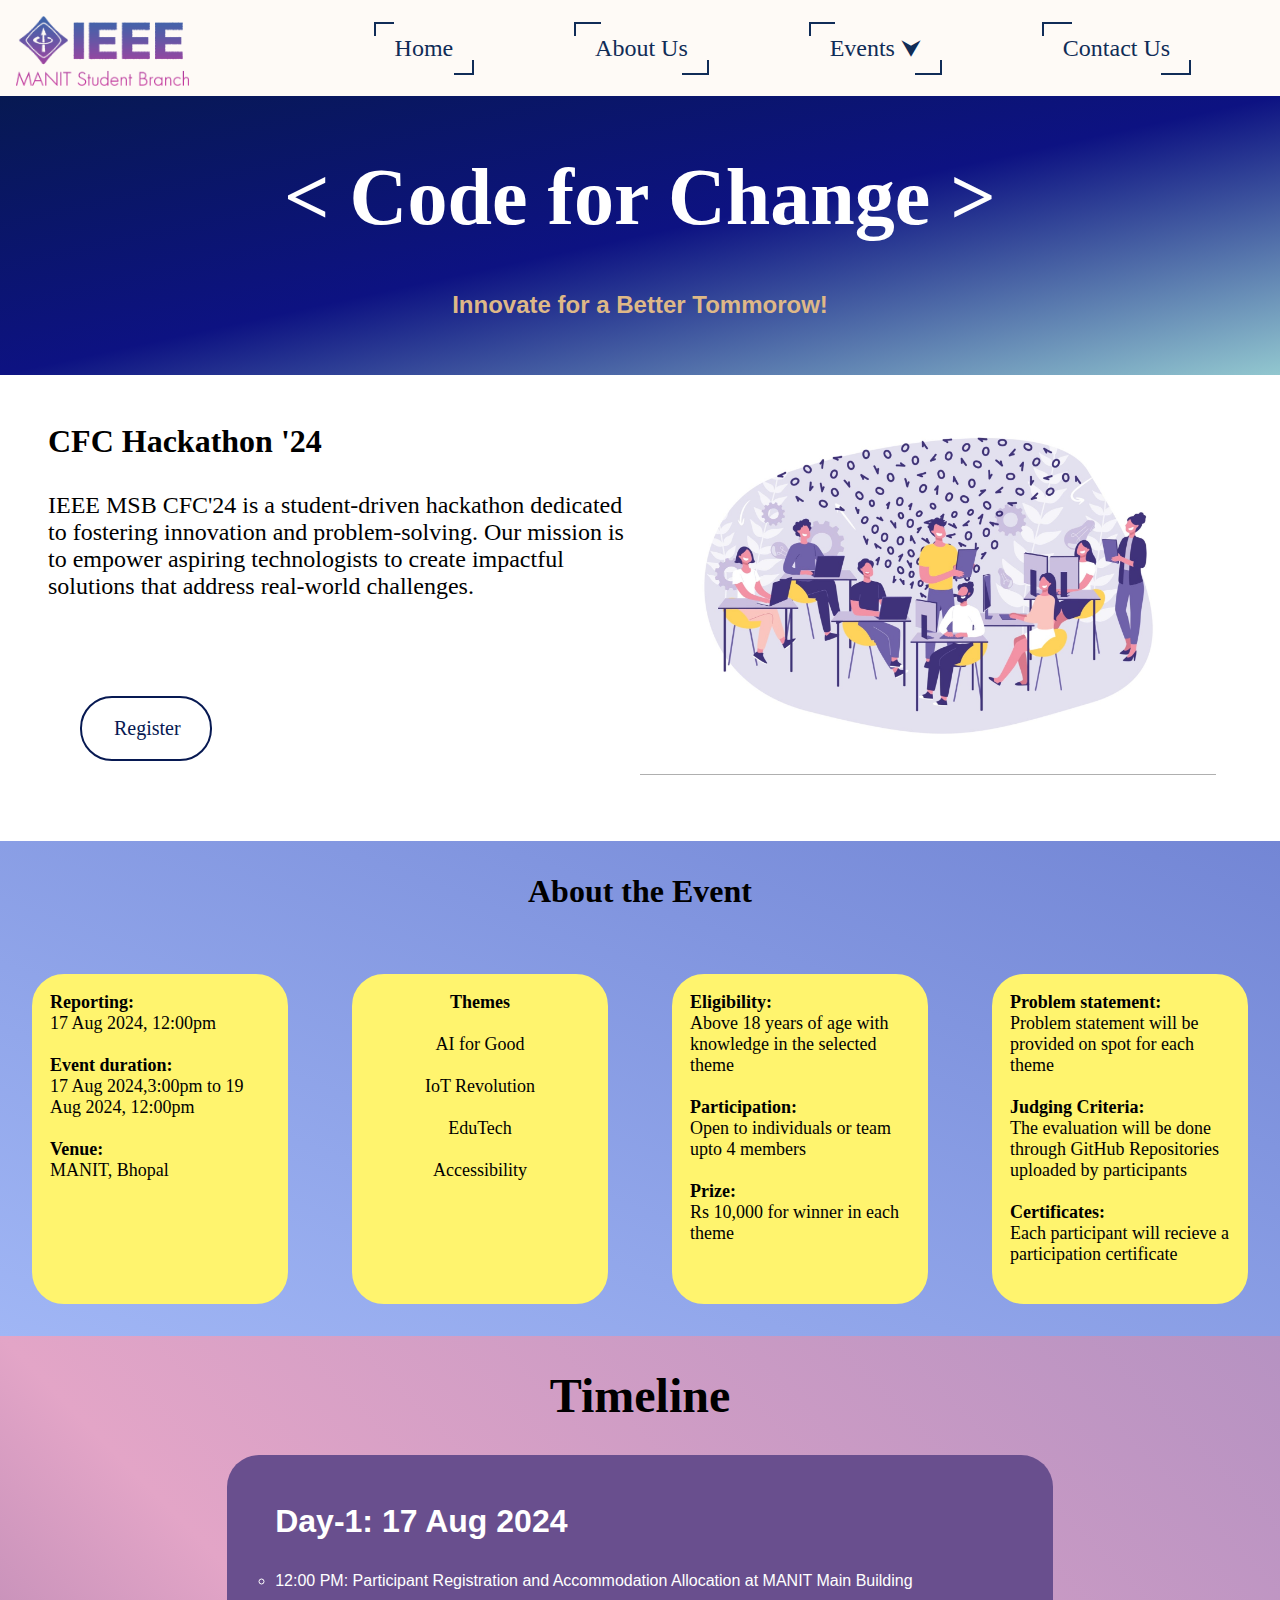
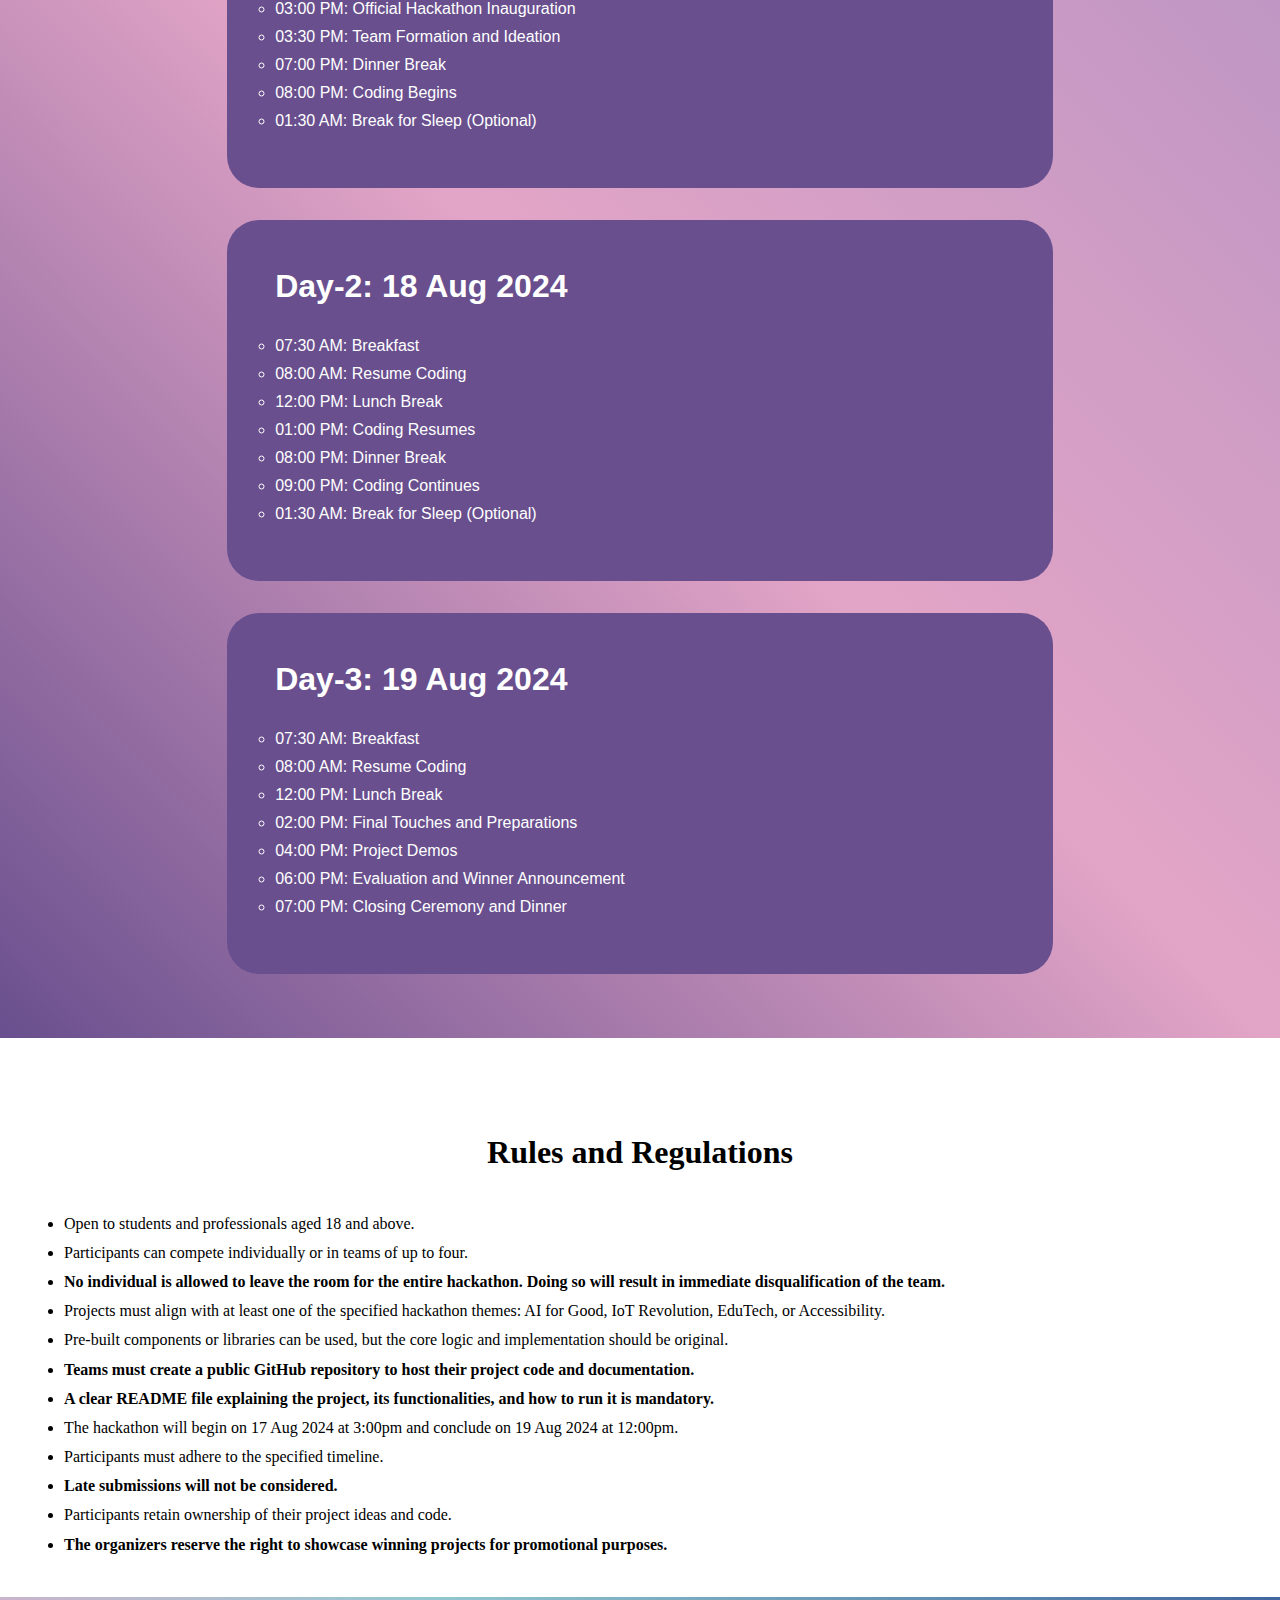
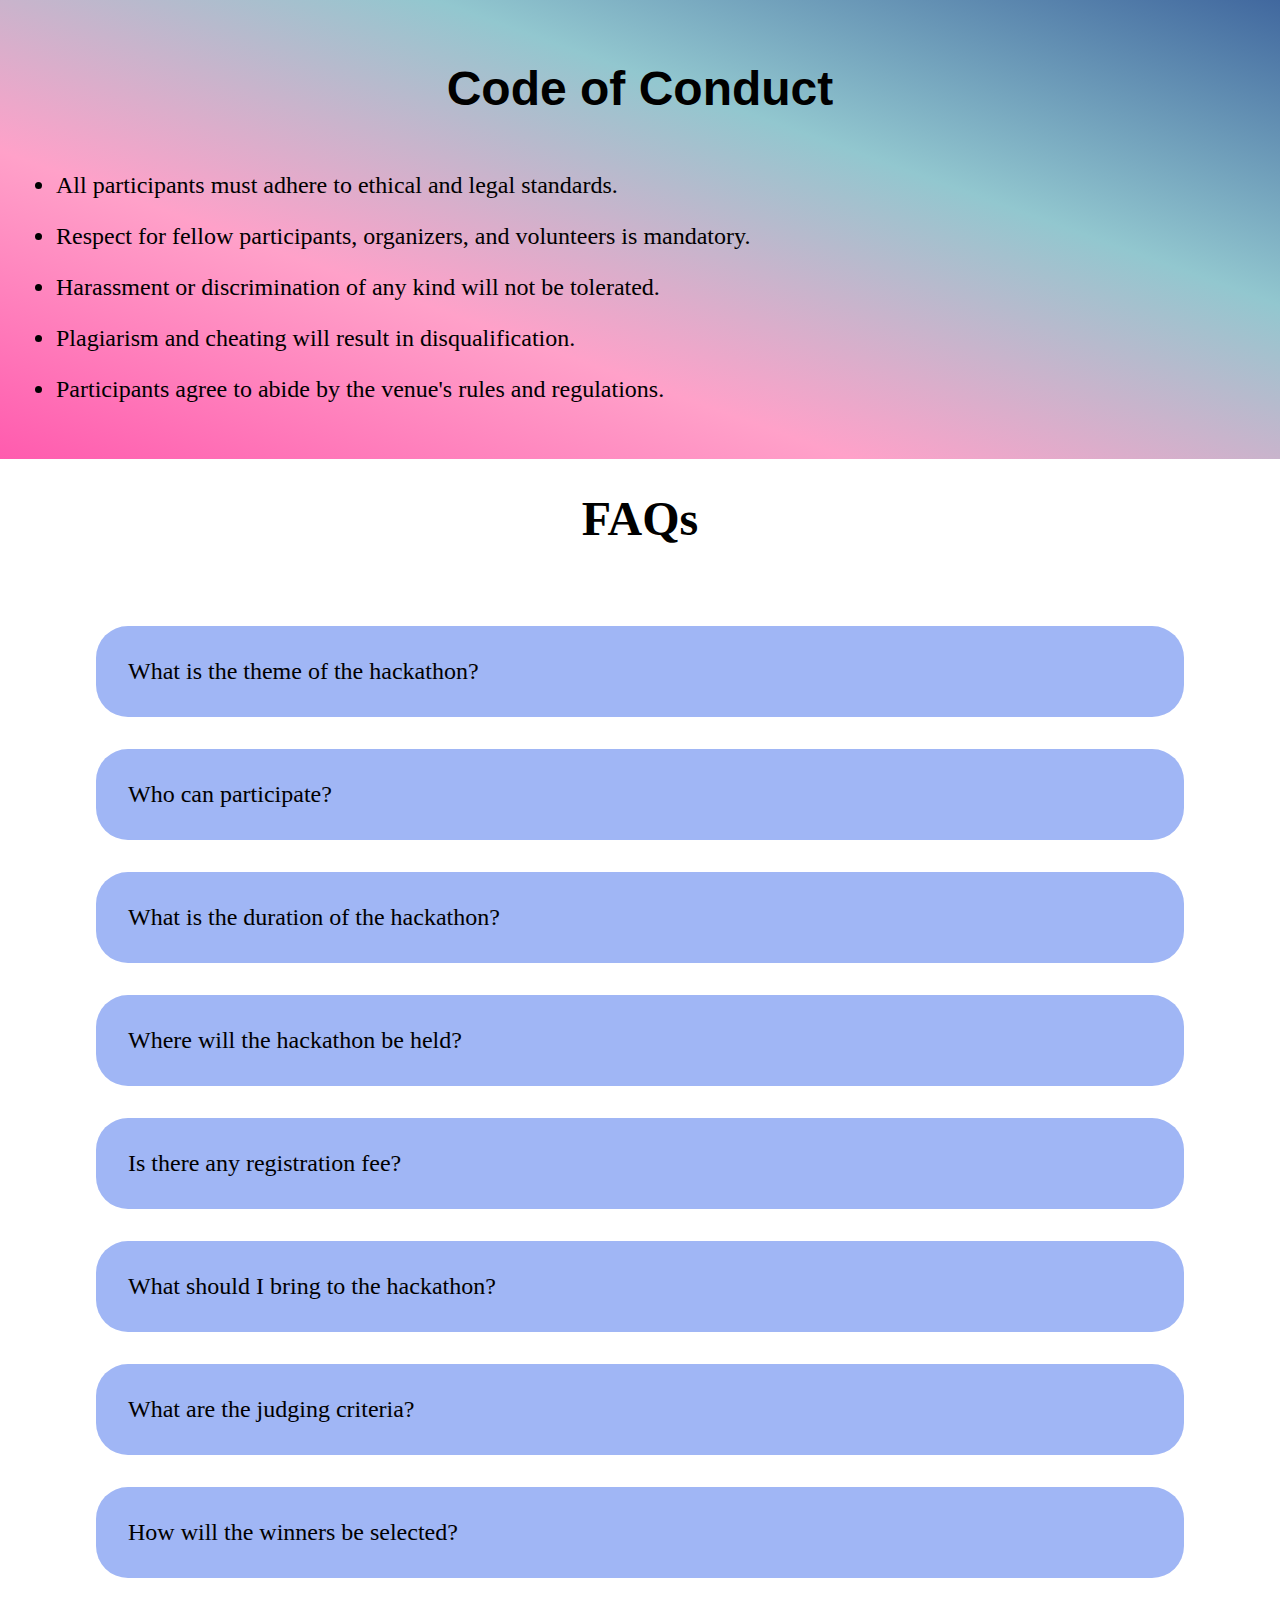
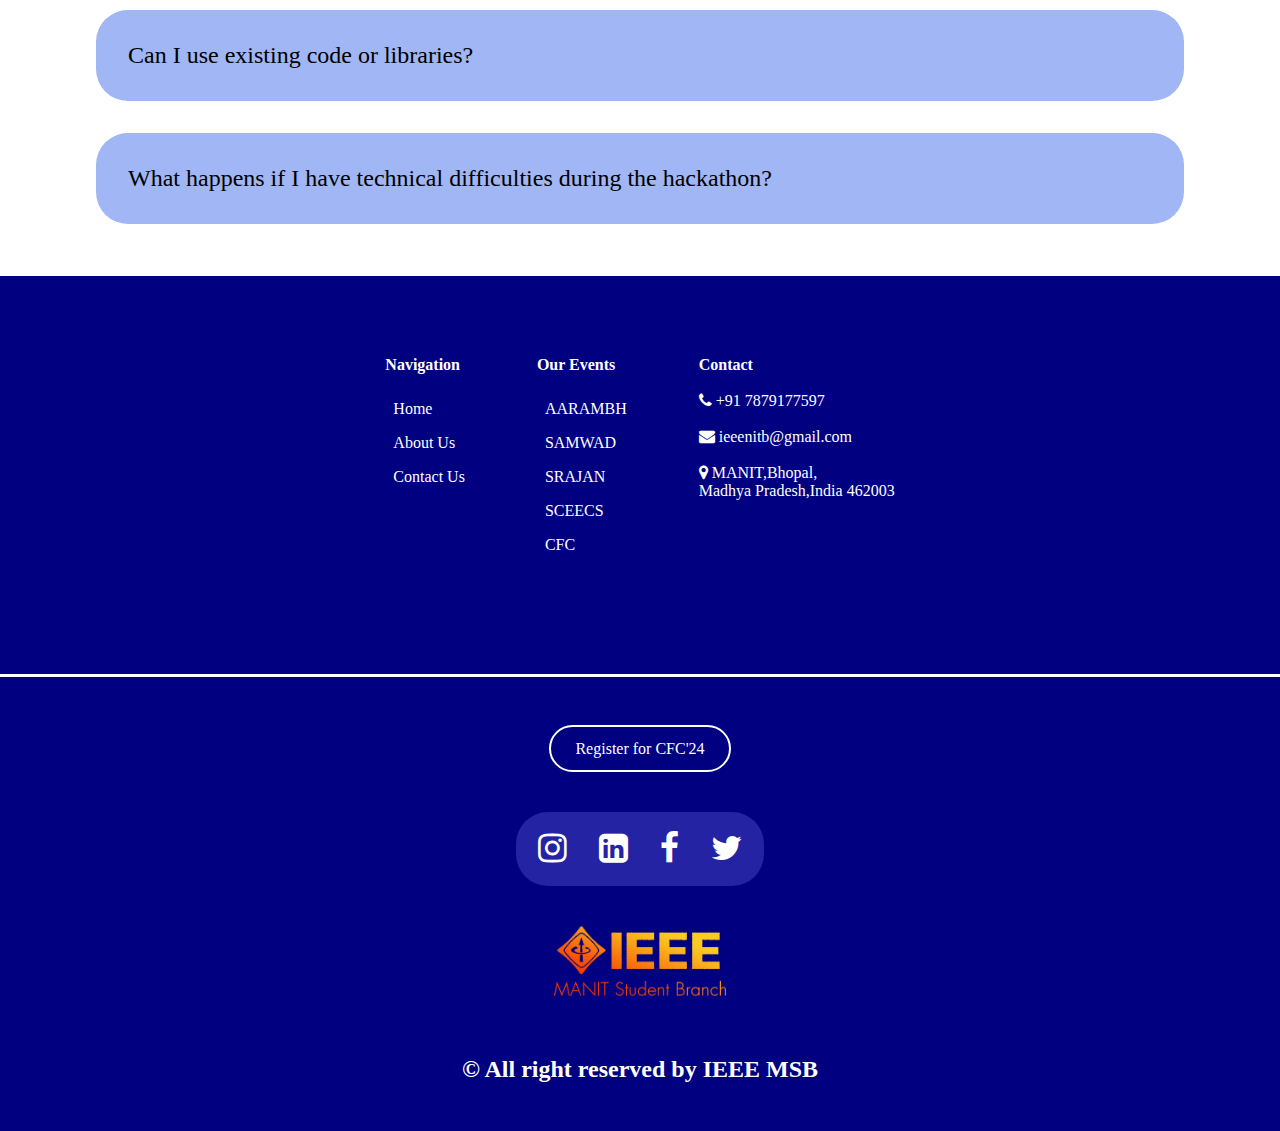
<file: index.html>
<!DOCTYPE html>
<html lang="en">
<head>
    <meta charset="UTF-8">
    <meta name="viewport" content="width=device-width, initial-scale=1.0">
    <link rel="stylesheet" href="navbar.css">
    <link rel="stylesheet" href="main.css">
    <link rel="stylesheet" href="footer.css">
    <link rel="stylesheet" href="timeline.css">
    <link rel="shortcut icon" href="images/shorticon_code.avif" type="image/x-icon">
    <link rel="stylesheet" href="https://cdnjs.cloudflare.com/ajax/libs/font-awesome/4.7.0/css/font-awesome.min.css">
    <title>Code for Change</title>
</head>

<body>
<!-- Navbar -->
 <navbar>
    <div class="navbar">
        <div id="logo">
            <img src="images/IEEE Logo.png" alt="IEEE" style="color:#102C57; height:70px ;font-size: 50px;" >
        </div>
        <!-- For large screen devices -->
        <div class="onBigScreens">
            <a href="index.html">Home</a>
            <a href="about.html">About Us</a>
            <a class= "events-anchor" href="">Events  &#11167
                <ul class="event-list">
                    <li>AARAMBH</li>
                    <li>SAMWAD</li>
                    <li>SRAJAN</li>
                    <li>SCEECS</li>
                    <li>CFC</li>
                </ul>
            </a>

            <a href="">Contact Us</a>
        </div>
        <!-- For mobile screens -->
        <a class="Menu">&#9776</a>
         <div class="onMobileScreens hide">
           
            <a href="index.html">Home</a>
            <a href="about.html">About Us</a>
            <a class= "events-anchor-mob" href=""> &#11164 Events 
                <ul class="event-list-mob">
                    <li>AARAMBH</li>
                    <li>SAMWAD</li>
                    <li>SRAJAN</li>
                    <li>SCEECS</li>
                    <li>CFC</li>
                </ul>
            </a>

            <a href="">Contact Us</a>
         </div>
    </div>
 </navbar>
 <!-- Title -->
  <div class="heading">
  <h1 id="CFC">&lt Code for Change &gt</h1>
  <h2 id="tagline">Innovate for a Better Tommorow!</h2>
</div>
 
  <div class="box">
    <div class="div1">
    <h3 id="subhead">CFC Hackathon '24</h3>
    <div id="intro"><p>

        IEEE MSB CFC'24 is a student-driven hackathon dedicated to fostering innovation and problem-solving. Our mission is to empower aspiring technologists to create impactful solutions that address real-world challenges. 
        
    </p></div>
    <a target="_blank" href="regForm.html" class="register">Register</a>
</div>
    <div id="imageDiv">
     <img id="image1" src="images/hackathon_image.jpg" alt="">
    </div>
</div>

<div class="details">
<h1 id="aboutEvent">About the Event</h1>
<div class="detailsBoxContainer">
    <div id="dateTimeVenue" class="detailsBox">
        <p class="dtv"><b>Reporting:</b> <br>17 Aug 2024, 12:00pm</p><br>
        <p class="dtv"><b>Event duration:</b> <br> 17 Aug 2024,3:00pm to 19 Aug 2024, 12:00pm</p><br>
        <p class="dtv"><b>Venue:</b> <br> MANIT, Bhopal</p><br>
        
    </div>
    <div id="themes" class="detailsBox">
        <p id="themesHead"><b>Themes</b></p><br>
        <p class="theme">AI for Good</p><br>
        <p class="theme">IoT Revolution</p><br>
        <p class="theme">EduTech</p><br>
        <p class="theme">Accessibility</p><br>
    </div>
    <div id="others" class="detailsBox">
         <p class="other"><b>Eligibility:</b> <br>Above 18 years of age with knowledge in the selected theme</p><br>
         <p class="other"><b>Participation:</b> <br>Open to individuals or team upto 4 members </p><br>
         <p class="other"><b>Prize:</b> <br>Rs 10,000 for winner in each theme</p><br>
    </div>
    <div class="detailsBox">
        <p class="other"><b>Problem statement:</b> <br>Problem statement will be provided on spot for each theme</p><br>
        <p class="other"><b>Judging Criteria:</b><br>The evaluation will be done through GitHub Repositories uploaded by participants</p><br>
        <p class="other"><b>Certificates:</b><br>Each participant will recieve a participation certificate</p><br>
    </div>
</div>
</div>
<div class="timeline">
    <h1 id="event-timeline">Timeline</h1>
    <div class="day-box">
        <h1 id="day"><b>Day-1: 17 Aug 2024</b></h1>
        <ul class="list">
        <li>12:00 PM: Participant Registration and Accommodation Allocation at MANIT Main Building</li>
        <li>03:00 PM: Official Hackathon Inauguration</li>
        <li>03:30 PM: Team Formation and Ideation</li>
        <li>07:00 PM: Dinner Break</li>
        <li>08:00 PM: Coding Begins</li>
        <li>01:30 AM: Break for Sleep (Optional)</li>
    </ul>
    </div>
    <div class="day-box">
        <h1 id="day"><b>Day-2: 18 Aug 2024</b></h1>
        <ul class="list">
        <li>07:30 AM: Breakfast</li>
        <li>08:00 AM: Resume Coding</li>
        <li>12:00 PM: Lunch Break</li>
        <li>01:00 PM: Coding Resumes</li>
        <li>08:00 PM: Dinner Break</li>
        <li>09:00 PM: Coding Continues</li>
        <li>01:30 AM: Break for Sleep (Optional)</li>
    </ul>
    </div>
    <div class="day-box">
        <h1 id="day"><b>Day-3: 19 Aug 2024</b></h1>
        <ul class="list">
        <li>07:30 AM: Breakfast</li>
        <li>08:00 AM: Resume Coding</li>
        <li>12:00 PM: Lunch Break</li>
        <li>02:00 PM: Final Touches and Preparations</li>
        <li>04:00 PM: Project Demos</li>
        <li>06:00 PM: Evaluation and Winner Announcement</li>
        <li>07:00 PM: Closing Ceremony and Dinner</li>
    </ul>
    </div>
</div>
<div class="rulesAndRegulations">
    <h1 id="rules">Rules and Regulations</h1>
    <ul>
        <li>Open to students and professionals aged 18 and above.</li>
        <li>Participants can compete individually or in teams of up to four.</li>
        <li><b>No individual is allowed to leave the room for the entire hackathon. Doing so will result in immediate disqualification of the team.</b></li>
        <li>Projects must align with at least one of the specified hackathon themes: AI for Good, IoT Revolution, EduTech, or Accessibility.</li>
        <li>Pre-built components or libraries can be used, but the core logic and implementation should be original.</li>
        <li><b>Teams must create a public GitHub repository to host their project code and documentation.</b></li>
        <li><b>A clear README file explaining the project, its functionalities, and how to run it is mandatory.</b></li>
        <li>The hackathon will begin on 17 Aug 2024 at 3:00pm and conclude on 19 Aug 2024 at 12:00pm.</li>
        <li>Participants must adhere to the specified timeline.</li>
        <li><b>Late submissions will not be considered.</b></li>
        <li>Participants retain ownership of their project ideas and code.</li>
        <li><b>The organizers reserve the right to showcase winning projects for promotional purposes.</b></li>
    </ul>
</div>
<div class="codeOfConduct">
    <h1 class="coconduct">Code of Conduct</h1>
    <ul>
        <li>All participants must adhere to ethical and legal standards.</li>
        <li>Respect for fellow participants, organizers, and volunteers is mandatory.</li>
        <li>Harassment or discrimination of any kind will not be tolerated.</li>
        <li>Plagiarism and cheating will result in disqualification.</li>
        <li>Participants agree to abide by the venue's rules and regulations.</li>
    </ul>
</div>
<div id="FAQs">
    <h1 id="headFAQ">FAQs</h1>
    <div class="questionBox">
        <p class="question">What is the theme of the hackathon?</p>
        <div class="ansBox hide">
            <p>The theme for the Code for Change hackathon is focused on creating innovative solutions in AI for Good, IoT Revolution, EduTech, and Accessibility. </p>
        </div>
    </div>
    <div class="questionBox">
        <p class="question">Who can participate?</p>
        <div class="ansBox hide">
            <p>The hackathon is open to individuals and teams of up to four members aged 18 and above with a passion for technology and at least one of the specified themes. </p>
        </div>
    </div>
    <div class="questionBox">
        <p class="question">What is the duration of the hackathon?</p>
        <div class="ansBox hide">
            <p>The hackathon will start from 17 Aug 2024 at 3:00pm to 19 Aug 2024 at 12:00pm for 45 hours</p>
        </div>
    </div>
    <div class="questionBox">
        <p class="question">Where will the hackathon be held?</p>
        <div class="ansBox hide">
            <p>The participants have to report at Maulana Azad National Institute of Technology, Bhopal in front of the main building on 17 Aug at 12:00pm. The details for venue will be shared there only.</p>
        </div>
    </div>
    <div class="questionBox">
        <p class="question">Is there any registration fee?</p>
        <div class="ansBox hide">
            <p>No, the motive of the event is to provide tech enthusiasts a platform for networking and innovation. Hence the registration is free.</p>
        </div>
    </div>
    <div class="questionBox">
        <p class="question">What should I bring to the hackathon?</p>
        <div class="ansBox hide">
            <p>Participants should bring their laptops, chargers, and any necessary hardware or software.</p>
        </div>
    </div>
    <div class="questionBox">
        <p class="question">What are the judging criteria?</p>
        <div class="ansBox hide">
            <p>Projects will be evaluated based on innovation, problem-solving, code quality, presentation, and alignment with the hackathon theme.</p>
        </div>
    </div>
    <div class="questionBox">
        <p class="question">How will the winners be selected?</p>
        <div class="ansBox hide">
            <p>A panel of experts will judge the projects based on the specified criteria.</p>
        </div>
    </div>
    <div class="questionBox">
        <p class="question">Can I use existing code or libraries?</p>
        <div class="ansBox hide">
            <p>Yes, you can use pre-built components or libraries, but the core logic and implementation should be original.</p>
        </div>
    </div>
    <div class="questionBox">
        <p class="question">What happens if I have technical difficulties during the hackathon?</p>
        <div class="ansBox hide">
            <p>In such cases you will be provided with technical assistance.</p>
        </div>
    </div>
</div>
<br><br>
<footer>
    <div id="footer">
        <div class="container1">
       <div class="navigation">
        <p id="navigation"><b>Navigation</b></p><br>
        <a href="index.html">Home</a><br>
        <a href="about.html">About Us</a><br>
        <a href="">Contact Us</a><br>
       </div>
       <div class="ourEvents">
        <p id="ourEvents"><b>Our Events</b></p><br>
        <a href="">AARAMBH</a><br>
        <a href="">SAMWAD</a><br>
        <a href="">SRAJAN</a><br>
        <a href="">SCEECS</a><br>
        <a href="index.html">CFC</a><br>
       </div>
       <div class="contact">
        <p id="contact"><b>Contact</b></p><br>
        <p><i class="fa fa-phone"></i> +91 7879177597</p><br>
        <p><i class="fa fa-envelope"></i> ieeenitb@gmail.com</p><br>
        <p><i class="fa fa-map-marker"></i> MANIT,Bhopal,<br> Madhya Pradesh,India 462003</p><br>
    </div>
</div>
<div id="hrline"></div>

<div class="container2">
    <a href="regForm.html" target="_blank" id="registerBtn">Register for CFC'24</a>
    <div class="social">
        <a href="https://www.instagram.com/ieee_manit?utm_source=ig_web_button_share_sheet&igsh=ZDNlZDc0MzIxNw==" class="media-icon"><i class="fa fa-instagram"></i></a>
        <a href="https://www.linkedin.com/company/ieeenitb" class="media-icon"><i class="fa fa-linkedin-square"></i></a>
        <a href="" class="media-icon"><i class="fa fa-facebook"></i></a>
        <a href="https://twitter.com/ieeemsb" class="media-icon"><i class="fa fa-twitter"></i></a>
    </div>
    <div id="logo">
        <img src="images/footerLogo.png" alt="IEEE" style="color:#102C57; height:70px ;font-size: 50px;" >
    </div>
    <p id="copyright"><b>&#169 All right reserved by IEEE MSB</b></p>
</div>
    </div>
</footer>
<script src="navbar.js"></script>
<script src="faq.js"></script>
    
</body>
</html>
</file>
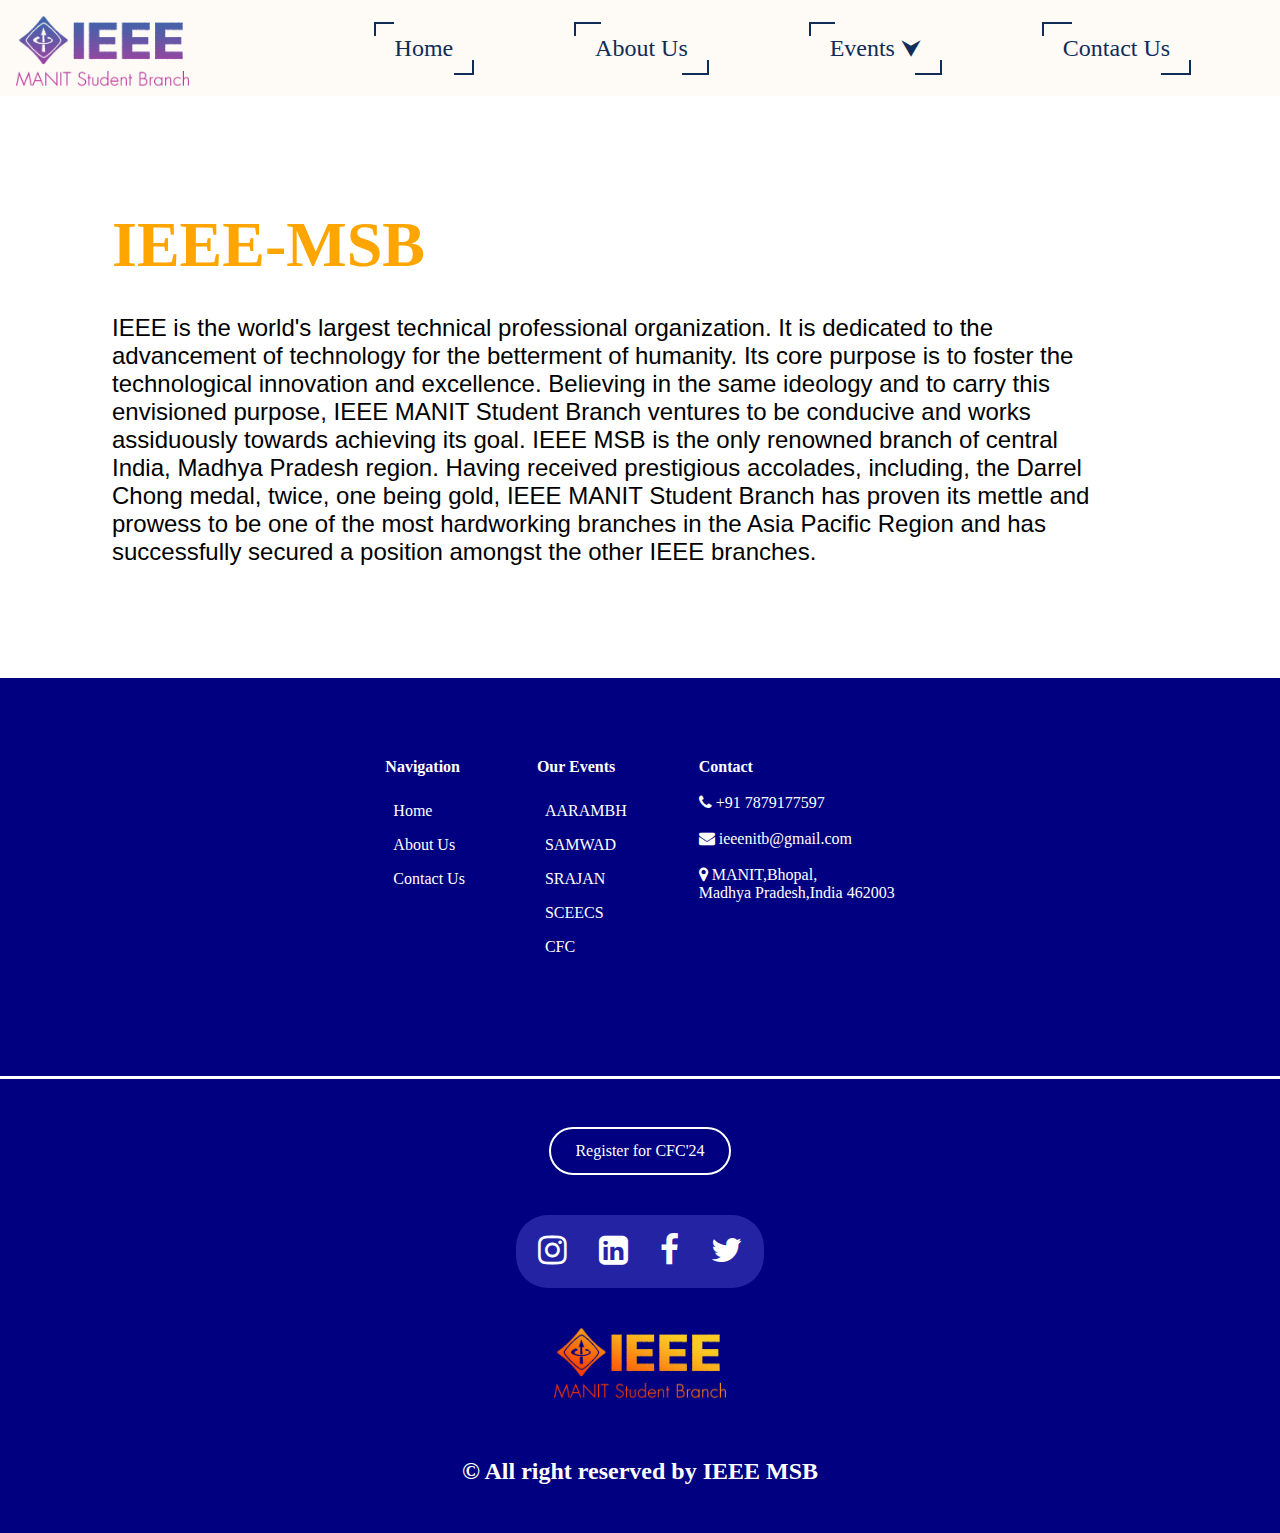
<file: about.html>
<!DOCTYPE html>
<html lang="en">
<head>
    <meta charset="UTF-8">
    <meta name="viewport" content="width=device-width, initial-scale=1.0">
    <link rel="shortcut icon" href="images/shorticon_IEEE.webp" type="image/x-icon">
    <link rel="stylesheet" href="navbar.css">
    <link rel="stylesheet" href="footer.css">
    <link rel="stylesheet" href="about.css">
    <link rel="stylesheet" href="https://cdnjs.cloudflare.com/ajax/libs/font-awesome/4.7.0/css/font-awesome.min.css">
    <title>About Us</title>
</head>
<body>
    <!-- Navbar -->
 <navbar>
    <div class="navbar">
        <div id="logo">
            <img src="images/IEEE Logo.png" alt="IEEE" style="color:#102C57; height:70px ;font-size: 50px;" >
        </div>
        <!-- For large screen devices -->
        <div class="onBigScreens">
            <a href="index.html">Home</a>
            <a href="about.html">About Us</a>
            <a class= "events-anchor" href="">Events  &#11167
                <ul class="event-list">
                    <li>AARAMBH</li>
                    <li>SAMWAD</li>
                    <li>SRAJAN</li>
                    <li>SCEECS</li>
                    <li>CFC</li>
                </ul>
            </a>

            <a href="">Contact Us</a>
        </div>
        <!-- For mobile screens -->
        <a class="Menu">&#9776</a>
         <div class="onMobileScreens hide">
           
            <a href="index.html">Home</a>
            <a href="">About Us</a>
            <a class= "events-anchor-mob" href=""> &#11164 Events 
                <ul class="event-list-mob">
                    <li>AARAMBH</li>
                    <li>SAMWAD</li>
                    <li>SRAJAN</li>
                    <li>SCEECS</li>
                    <li>CFC</li>
                </ul>
            </a>

            <a href="">Contact Us</a>
         </div>
    </div>
 </navbar>
<div id="aboutIEEE">
    <h1 id="ieeemsb">IEEE-MSB</h1>
    <p id="para">IEEE is the world's largest technical professional organization. It is dedicated to the advancement of technology for the betterment of humanity. Its core purpose is to foster the technological innovation and excellence. Believing in the same ideology and to carry this envisioned purpose, IEEE MANIT Student Branch ventures to be conducive and works assiduously towards achieving its goal. IEEE MSB is the only renowned branch of central India, Madhya Pradesh region. Having received prestigious accolades, including, the Darrel Chong medal, twice, one being gold, IEEE MANIT Student Branch has proven its mettle and prowess to be one of the most hardworking branches in the Asia Pacific Region and has successfully secured a position amongst the other IEEE branches.</p>
</div>



 <footer>
    <div id="footer">
        <div class="container1">
       <div class="navigation">
        <p id="navigation"><b>Navigation</b></p><br>
        <a href="index.html">Home</a><br>
        <a href="about.html">About Us</a><br>
        <a href="">Contact Us</a><br>
       </div>
       <div class="ourEvents">
        <p id="ourEvents"><b>Our Events</b></p><br>
        <a href="">AARAMBH</a><br>
        <a href="">SAMWAD</a><br>
        <a href="">SRAJAN</a><br>
        <a href="">SCEECS</a><br>
        <a href="index.html">CFC</a><br>
       </div>
       <div class="contact">
        <p id="contact"><b>Contact</b></p><br>
        <p><i class="fa fa-phone"></i> +91 7879177597</p><br>
        <p><i class="fa fa-envelope"></i> ieeenitb@gmail.com</p><br>
        <p><i class="fa fa-map-marker"></i> MANIT,Bhopal,<br> Madhya Pradesh,India 462003</p><br>
    </div>
</div>
<div id="hrline"></div>

<div class="container2">
    <a href="regForm.html" target="_blank" id="registerBtn">Register for CFC'24</a>
    <div class="social">
        <a href="https://www.instagram.com/ieee_manit?utm_source=ig_web_button_share_sheet&igsh=ZDNlZDc0MzIxNw==" class="media-icon"><i class="fa fa-instagram"></i></a>
        <a href="https://www.linkedin.com/company/ieeenitb" class="media-icon"><i class="fa fa-linkedin-square"></i></a>
        <a href="" class="media-icon"><i class="fa fa-facebook"></i></a>
        <a href="https://twitter.com/ieeemsb" class="media-icon"><i class="fa fa-twitter"></i></a>
    </div>
    <div id="logo">
        <img src="images/footerLogo.png" alt="IEEE" style="color:#102C57; height:70px ;font-size: 50px;" >
    </div>
    <p id="copyright"><b>&#169 All right reserved by IEEE MSB</b></p>
</div>
    </div>
</footer>
<script src="navbar.js"></script>
</body>
</html>
</file>
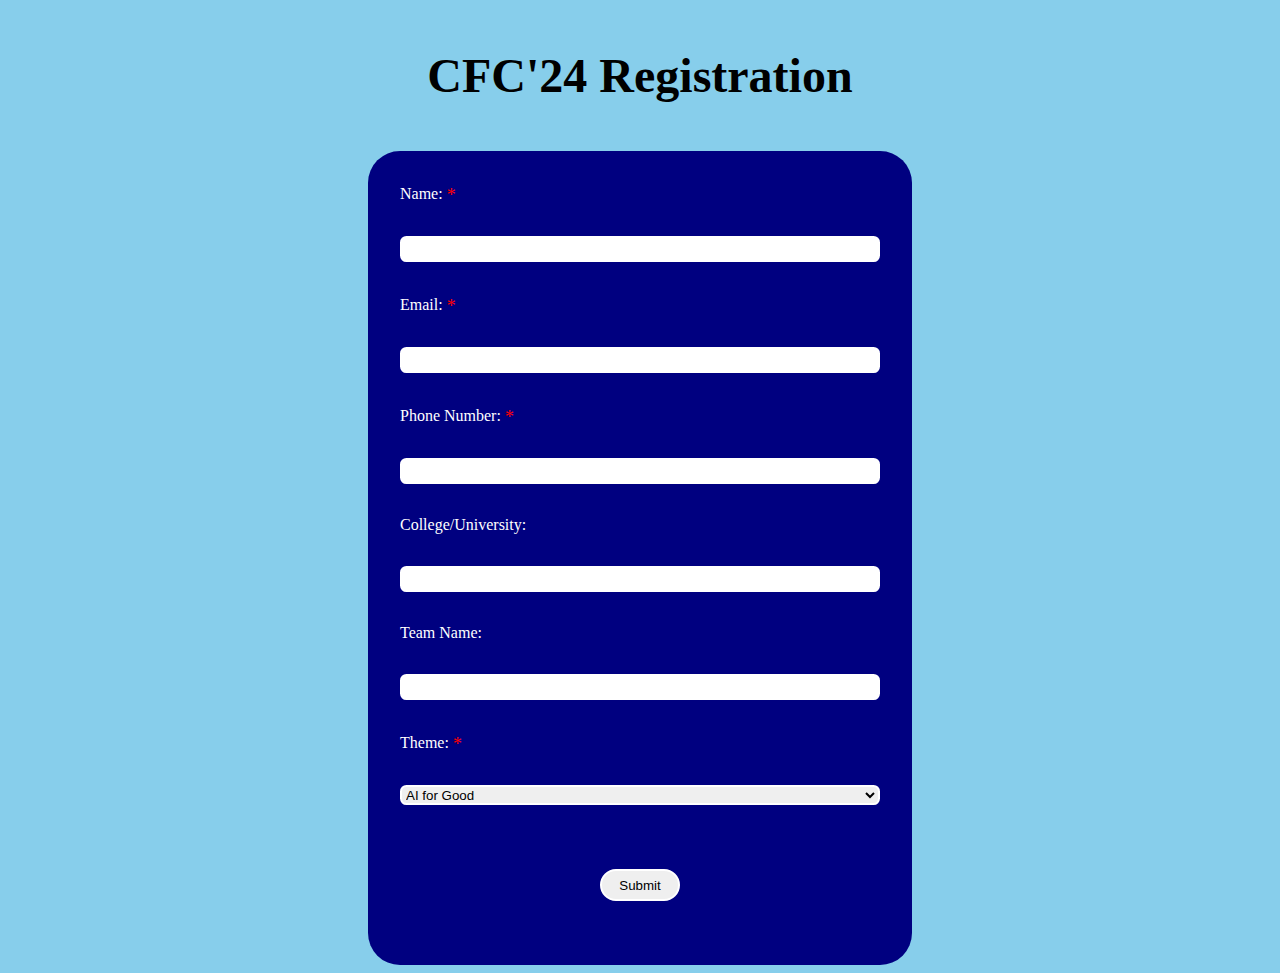
<file: regForm.html>
<!DOCTYPE html>
<html lang="en">
<head>
    <meta charset="UTF-8">
    <meta name="viewport" content="width=device-width, initial-scale=1.0">
    <title>Registration form</title>
    <link rel="stylesheet" href="regForm.css">
    <link rel="shortcut icon" href="images/shorticon_code.avif" type="image/x-icon">
</head>
<body>
        <h1 id="regCFC">CFC'24 Registration</h1>
        <div class="regForm">
            <label for="name" class="req">Name:</label>
            <input type="text" id="name" name="name" required>
      
            <label for="email" class="req">Email:</label>
            <input type="email" id="email" name="email" required>
      
            <label for="phone" class="req">Phone Number:</label>
            <input type="tel" id="phone" name="phone" required>
      
            <label for="college">College/University:</label>
            <input type="text" id="college" name="college">
      
            <label for="team">Team Name:</label>
            <input type="text" id="team" name="team">

            <label for="theme" class="req">Theme:</label>
            <select name="theme" id="theme"  required>
                <option selected value="AI_for_Good">AI for Good</option>
                <option value="IoT_Revolution">IoT Revolution</option>
                <option value="EduTech">EduTech</option>
                <option value="Accessebility">Accessebility</option>
            </select>
      
            <input type="submit" id="button" onclick=submit()></input>
        </div>
    <script src="regForm.js"></script>
</body>
</html>
</file>
<file: navbar.css>
*{
    margin:0;
    padding:0
}


navbar{
    position: relative;
}
.navbar{
    display: flex;
    position:sticky;
    top:0;
    background-color: #FEFAF6;
    color:#102C57;
    height:6rem;
    border-bottom:#102C57;
}
#logo{
    margin:1rem;
    display:inline-block;
    

}
.onBigScreens{
    display:inline-flex;
    justify-content: space-evenly;
    align-items: center;
    width: 100%;
    margin-left:5rem;
}
.onBigScreens a{
    display:inline-block;
    position: relative;
    text-decoration: none;
    color: #102C57;
    font-size: 1.5rem;
    margin: 1rem;
    padding:0.5rem 1rem;
    transition: all 0.5s;
}
.onBigScreens a:hover{
    color:red;
   
}
.onBigScreens a::before{
    content: "";
    position: absolute;
    top:-5px;
    left:-5px;
    border: 2px solid #102C57;
    height:30%;
    width:20%;
    border-bottom: 0;
    border-right: none;
    transition: all 0.5s;
}
.onBigScreens a::after{
    content: "";
    position: absolute;
    bottom:-5px;
    right:-5px;
    border: 2px solid #102C57;
    height:30%;
    width:20%;
    border-top: 0;
    border-left: none;
    transition: all 0.5s;
}
.onBigScreens a:hover:before,.onBigScreens a:hover:after{
    height:100%;
    width:100%;
    border-color: red;
}
.onBigScreens a li{
    list-style-type: none;
    padding: 0.2rem;
    color:#102C57;
    text-align: center;
}



.events-anchor{
    position: relative;
}
.event-list{
    visibility:hidden;
    position: absolute;
    top:110%;
    right:5%;
    background-color: #fefaf6b9;
    border-radius: 0.5rem;
    padding:1rem;
}
.events-anchor:hover{
    .event-list{
        visibility:visible;
    }
}
.event-list li:hover{
    color:red;
}
/* On mobile screens */

.onMobileScreens{
    height:80vh;
    width: 30vw;
    position:absolute;
    right:0px;
    top:100%;
    background-color: #102C57;
    display: inline-flex;
    flex-direction: column;
}
.onMobileScreens a{
    padding: 2rem;
    font-size: 2rem;
    color: #FEFAF6;
    text-decoration: none;
}
.onMobileScreens a:hover{
    color:red;
}
.onMobileScreens a li{
    list-style: none;
    color:#102C57;
    text-align: center;
    padding: 0.2rem;
}
.events-anchor-mob{
    position: relative;
}
.event-list-mob{
    visibility:hidden;
    position: absolute;
    right:100%;
    top:20%;
    background-color: #FEFAF6;
    border-radius: 0.5rem;
    padding:1rem;
}
.events-anchor-mob:hover{
    .event-list-mob{
        visibility:visible;
    }
}
.event-list-mob li:hover{
    color: red;
}

.Menu{
    font-size: 3rem;
    padding: 1rem;
    font-weight: bold;
    margin-right: 2rem;
    cursor: pointer;
    display: none;
    position: absolute;
    right:0.5rem;
}
.hide{
    display:none;
}

@media screen and (max-width:1000px){
    .onBigScreens a{
        font-size:1.2rem;
    }
    
}
@media screen and (max-width:850px) {
    .onBigScreens{
        display: none;
    }
    .Menu{
        display:inline-block;
    }
}
@media screen and (max-width:650px){
    .onMobileScreens a{
        font-size: 1.2rem;
       
    }
}
@media screen and (max-width:500px){
    .onMobileScreens{
        width:45vw;
    }
}
</file>
<file: main.css>
.heading{
    background: linear-gradient(to bottom right,#071952 ,#0D1282,#92C7CF);
    padding: 1.5rem;
}
#CFC{
    text-align: center;
    font-family:'Times New Roman', Times, serif;
    padding:2rem;
    font-size:5rem;
    color:white;
    margin-bottom:1rem;
}

#tagline{
    text-align:center;
    font-family:Arial, Helvetica, sans-serif;
    color:burlywood;
    font-size: 1.5rem;
    margin-bottom:2rem;
}
#subhead{
    margin:2rem;
    font-family: Cambria, Cochin, Georgia, Times, 'Times New Roman', serif;
    font-size: 2rem;
    display: inline-block;
}
.box{
    display:flex;
    margin:1rem;
}
.div1{
    display: inline-flex;
    flex-direction: column;
    width:50%;
}
#intro{
    display: inline-block;
    
    padding: 0 0.5rem 2rem 2rem;
    font-size:1.5rem;
}
#imageDiv{
    display:inline-block;
    height:100%;
    overflow-x:hidden;
}
#image1{
    height:24rem;
    margin:auto;
}
@media screen and (max-width:850px){
    #CFC{
    font-size: 3.5rem;
    }
    #image1{
        display:none;
    }
    .div1{
        width:100%;
    }
}
@media screen and (max-width:650px){
    #CFC{
        font-size: 30px;
        margin:0;
    }
    .register{
        font-size:16px;
    }
    #tagline{
        font-size:1.2rem;
    }
    #subhead{
        font-size: 1.5rem;
    }
    #intro{
        font-size: 16px;
    }
}
.details{
    background: linear-gradient(to bottom left,#7386D5,#A0B6F5);
    display:flex;
    flex-direction: column;
}
.detailsBoxContainer{
    display:flex;
    justify-content: space-evenly;

}
#aboutEvent,#rules{
     text-align: center;
     font-family: 'Times New Roman', Times, serif;
     padding: 2rem;
}
.detailsBox{
    display: inline-block;
    border-radius: 2rem;
    background-color: #FFF46E;
    border:2px solid #FFF46E;
    margin:2rem;
    padding:1rem;
    width:15rem;
    font-size: 18px;
}
#themes{
    text-align: center;
}
.detailsBox:hover{
    background-color: #92C7CF;
    border:2px solid #0D1282;
    cursor:pointer;
}
@media screen and (max-width:1000px)
{
    .detailsBoxContainer{
        flex-wrap: wrap;
    }
}
@media screen and (max-width:700px){
    .detailsBox{
        width:100%;
    }
}

.rulesAndRegulations{
     padding:2rem;
}
.rulesAndRegulations ul li{
    margin:0.7rem;
    margin-left: 2rem;
    font-family: Cambria, Cochin, Georgia, Times, 'Times New Roman', serif;
}
.codeOfConduct{
    background: linear-gradient(to bottom left,#40679E,#92C7CF,#FFA1C9,#FF5BAE);
    padding:2rem;
}
.coconduct{
    text-align:center;
    font-size: 3rem;
    padding:2rem;
    font-family: 'Trebuchet MS', 'Lucida Sans Unicode', 'Lucida Grande', 'Lucida Sans', Arial, sans-serif;
}
.codeOfConduct ul li{
    margin:1.5rem;
    font-size:1.5rem;
}
@media screen and (max-width:400px){
    .codeOfConduct ul li{
        font-size:1.2rem;
    }
}

#FAQs{
    display:flex;
    flex-direction: column;
    align-items: center;
}
#headFAQ{
    padding:2rem;
    font-size: 3rem;
    font-family: 'Times New Roman', Times, serif;
    margin-bottom: 2rem;
    text-align: center;
}
.questionBox{
    width:80%;
    background-color: #A0B6F5;
    border-radius: 2rem;
    padding: 2rem;
    font-size: 1.5rem;
    margin:1rem;
}
.ansBox{
    position:relative;
    top:110%;
    right:0;
    background-color: #FFF46E;
    border-radius: 2rem;
    padding: 2rem;
    font-size: 1.5rem;
    transition: all 0.5s;
}
.questionBox:hover{
    background-color: #FFF46E;
}
.register{
    background-color: transparent;
    border:2px solid #071952;
    display: inline-block;
    padding: 1.2rem 2rem;
    border-radius:2rem;
    color:#071952;
    text-align: center;
    width:4rem;
    margin:4rem;
    text-decoration: none;
    font-size: 20px;
    font-family: Georgia, 'Times New Roman', Times, serif;
}
.register:hover{
    background-color: #071952;
    color: white;
}
</file>
<file: footer.css>
#footer{
    background-color:navy;
    color:white;
}
.container1{
    display:flex;
    padding:3rem;
    justify-content: center;
}
.navigation,.ourEvents,.contact{
    margin:2rem;
    
}
.navigation a,.ourEvents a{
    display: inline-block;
    text-decoration: none;
    color:white;
    margin:0.5rem;
}
.navigation a:hover,.ourEvents a:hover{
    color:red;
}
#hrline{
    border-top:3px solid white;
    margin:2rem 0;
    padding:0;
}
.container2{
    display: flex;
    text-align: center;
    color:white;
    flex-direction: column;
    align-items: center;
    gap:1.5rem;
}
#registerBtn{
    text-decoration: none;
    color:white;
    display: inline-block;
    padding:0.8rem 1.5rem;
    background: transparent;
    border: 2px solid white;
    border-radius: 1.8rem;
    margin:1rem;
}
#registerBtn:hover{
    color:white;
    border: 2px solid red;
    background-color: red;
}
.social{
    display: flex;
    padding:0.1rem 0.4rem;
    background-color: rgba(43, 43, 172, 0.82);
    border-radius: 2rem;
}
.media-icon{
    font-size:2.1rem;
    color: white;
    margin:1rem;
}
.media-icon:hover{
    color:#6EACDA;
}
#copyright{
    padding:1rem;
    margin-bottom:2rem;
    font-size: 1.5rem;
    font-family: 'Times New Roman', Times, serif;
}
@media screen and (max-width:450px){
    .container1{
        flex-wrap: wrap;
        padding: 2rem;
    }
}
</file>
<file: timeline.css>
.timeline{
    
    background:linear-gradient(to bottom left,#B692C2,#E3A5C7,#694F8E);
    padding:2rem;
    padding-bottom: 4rem;
    display: flex;
    flex-direction: column;
    align-items: center;
    gap:2rem;
    margin-bottom: 2rem;
}
#event-timeline{
    font-size: 3rem;
    text-align: center;
}
.day-box{
    display:inline-block;
    width:60%;
    background-color:#694F8E;
    border-radius:2rem;
    padding:3rem;
}
#day{
    font-family:'Franklin Gothic Medium', 'Arial Narrow', Arial, sans-serif;
    margin-bottom: 2rem;
    color:white;
}
.list li{
    list-style-type: circle;
    font-size: 16px;
    color:white;
    margin-bottom:10px;
    font-family: Arial, Helvetica, sans-serif;
}
</file>
<file: about.css>
#aboutIEEE{
    margin:3rem;
    margin-right:6rem;
    padding:2rem;
}


#ieeemsb{
    margin:2rem;
    font-size: 4rem;
    color:orange;
    font-family: Georgia, 'Times New Roman', Times, serif;
}

#para{
    margin:2rem;
    font-size: 1.5rem;
    font-family:Verdana, Geneva, Tahoma, sans-serif;
}

@media screen and (max-width:720px){
    #aboutIEEE{
        margin:2rem;
    }
    #ieeemsb{
        font-size: 3rem;
    }
    #para{
        font-size: 16px;
    }
}

@media screen and (max-width:480px){
    #aboutIEEE{
        margin:1rem;
        padding:0;
    }
    #ieeemsb{
        font-size: 2rem;
    }
}
</file>
<file: regForm.css>
body{
    background-color: skyblue;
}
#regCFC{
    text-align: center;
    margin:3rem;
    font-size: 3rem;
    font-family: 'Times New Roman', Times, serif;
}
.regForm{
    margin:auto;
    display:flex;
    flex-direction: column;
    padding:2rem;
    max-width: 30rem;
    background-color: navy;
    border-radius: 2rem;
    color:white;
}
.req::after{
    content: "*";
    color:red;
    font-size: 18px;
    position: relative;
    top:2px;
    right:-4px;
}
input,#theme{
    border-radius: 0.4rem;
    height:20px;
    margin:2rem 0;
    border:2px solid white;
}
input:focus{
    background-color: rgba(128, 128, 128, 0.813);
}
#button{
    display: inline-block;
    min-height:2rem;
    min-width:5rem;
    border-radius: 1.5rem;
    border:2px solid white;
    align-self: center;
}
#button:hover{
    background-color: red;
    color:white;
    border:2px solid red;
}
@media screen and (max-width:400px){
    #regCFC{
        font-size: 2rem;
    }
}
</file>
